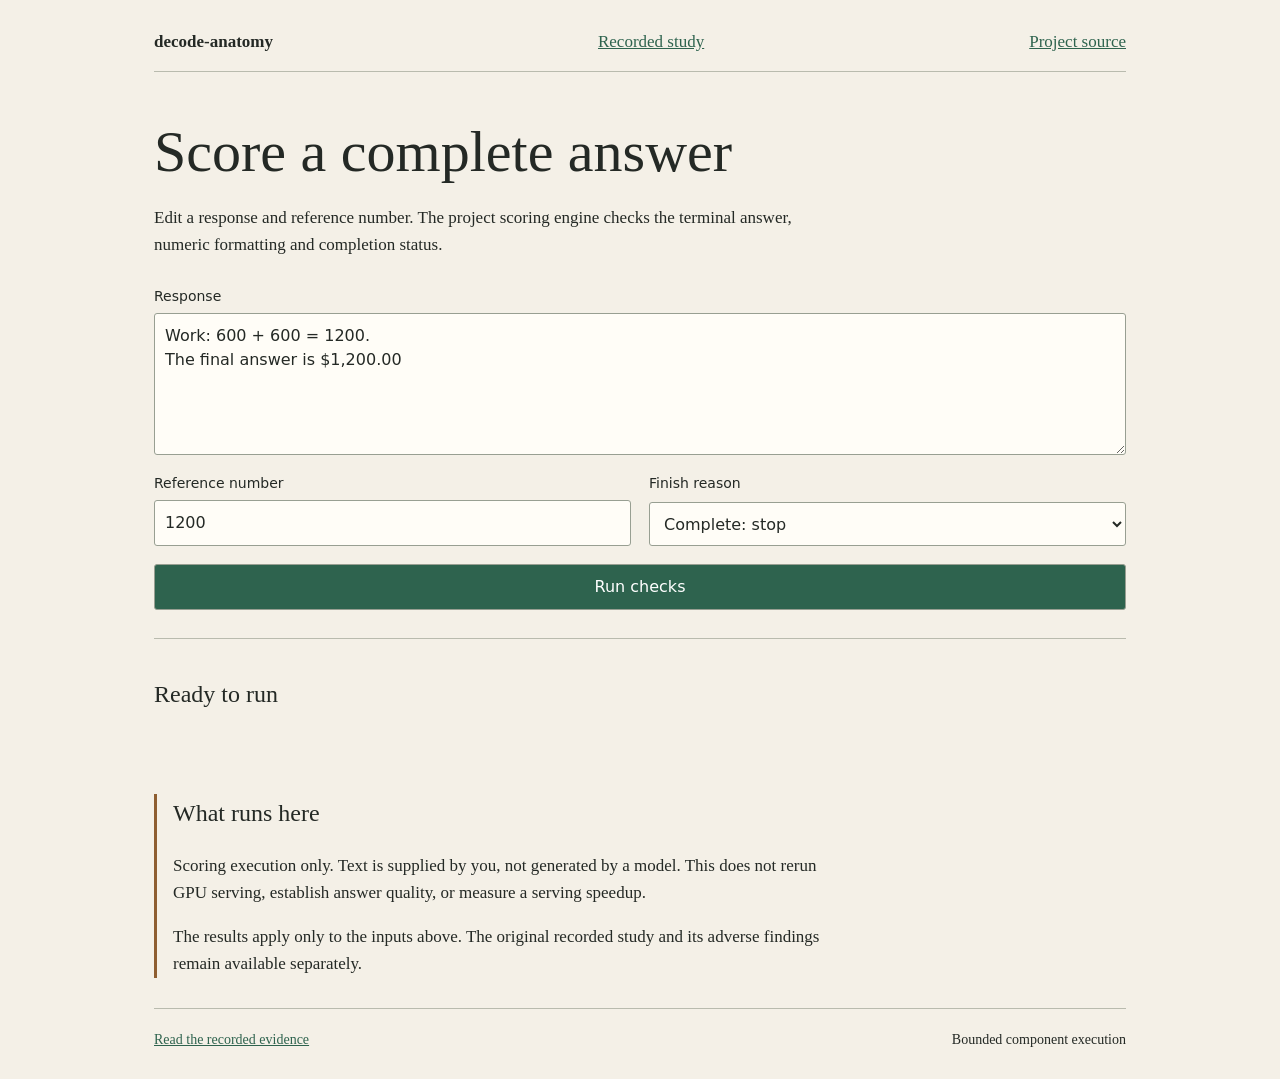
<file: docs/index.html>
<!doctype html><html lang="en"><head><meta charset="utf-8"><meta name="viewport" content="width=device-width,initial-scale=1"><title>decode-anatomy | Interactive lab</title><link rel="stylesheet" href="lab.css"><script src="lab.js" defer></script></head><body><main><header><strong>decode-anatomy</strong><a href="recorded.html">Recorded study</a><a href="https://github.com/lgoyal6/decode-anatomy">Project source</a></header><h1>Score a complete answer</h1><p>Edit a response and reference number. The project scoring engine checks the terminal answer, numeric formatting and completion status.</p><form id="lab-form"><label class="wide">Response<textarea id="text" rows="5" maxlength="4096">Work: 600 + 600 = 1200.
The final answer is $1,200.00</textarea></label><label>Reference number<input id="gold" value="1200" maxlength="64" required></label><label>Finish reason<select id="finish_reason"><option value="stop">Complete: stop</option><option value="length">Truncated: length</option><option value="cancelled">Cancelled</option><option value="error">Error</option></select></label><button id="lab-run">Run checks</button></form><section aria-live="polite"><h2 id="lab-status">Ready to run</h2><pre id="lab-output"></pre></section><aside><h2>What runs here</h2><p>Scoring execution only. Text is supplied by you, not generated by a model. This does not rerun GPU serving, establish answer quality, or measure a serving speedup.</p><p>The results apply only to the inputs above. The original recorded study and its adverse findings remain available separately.</p></aside><footer><a href="recorded.html">Read the recorded evidence</a><span>Bounded component execution</span></footer></main></body></html>
</file>
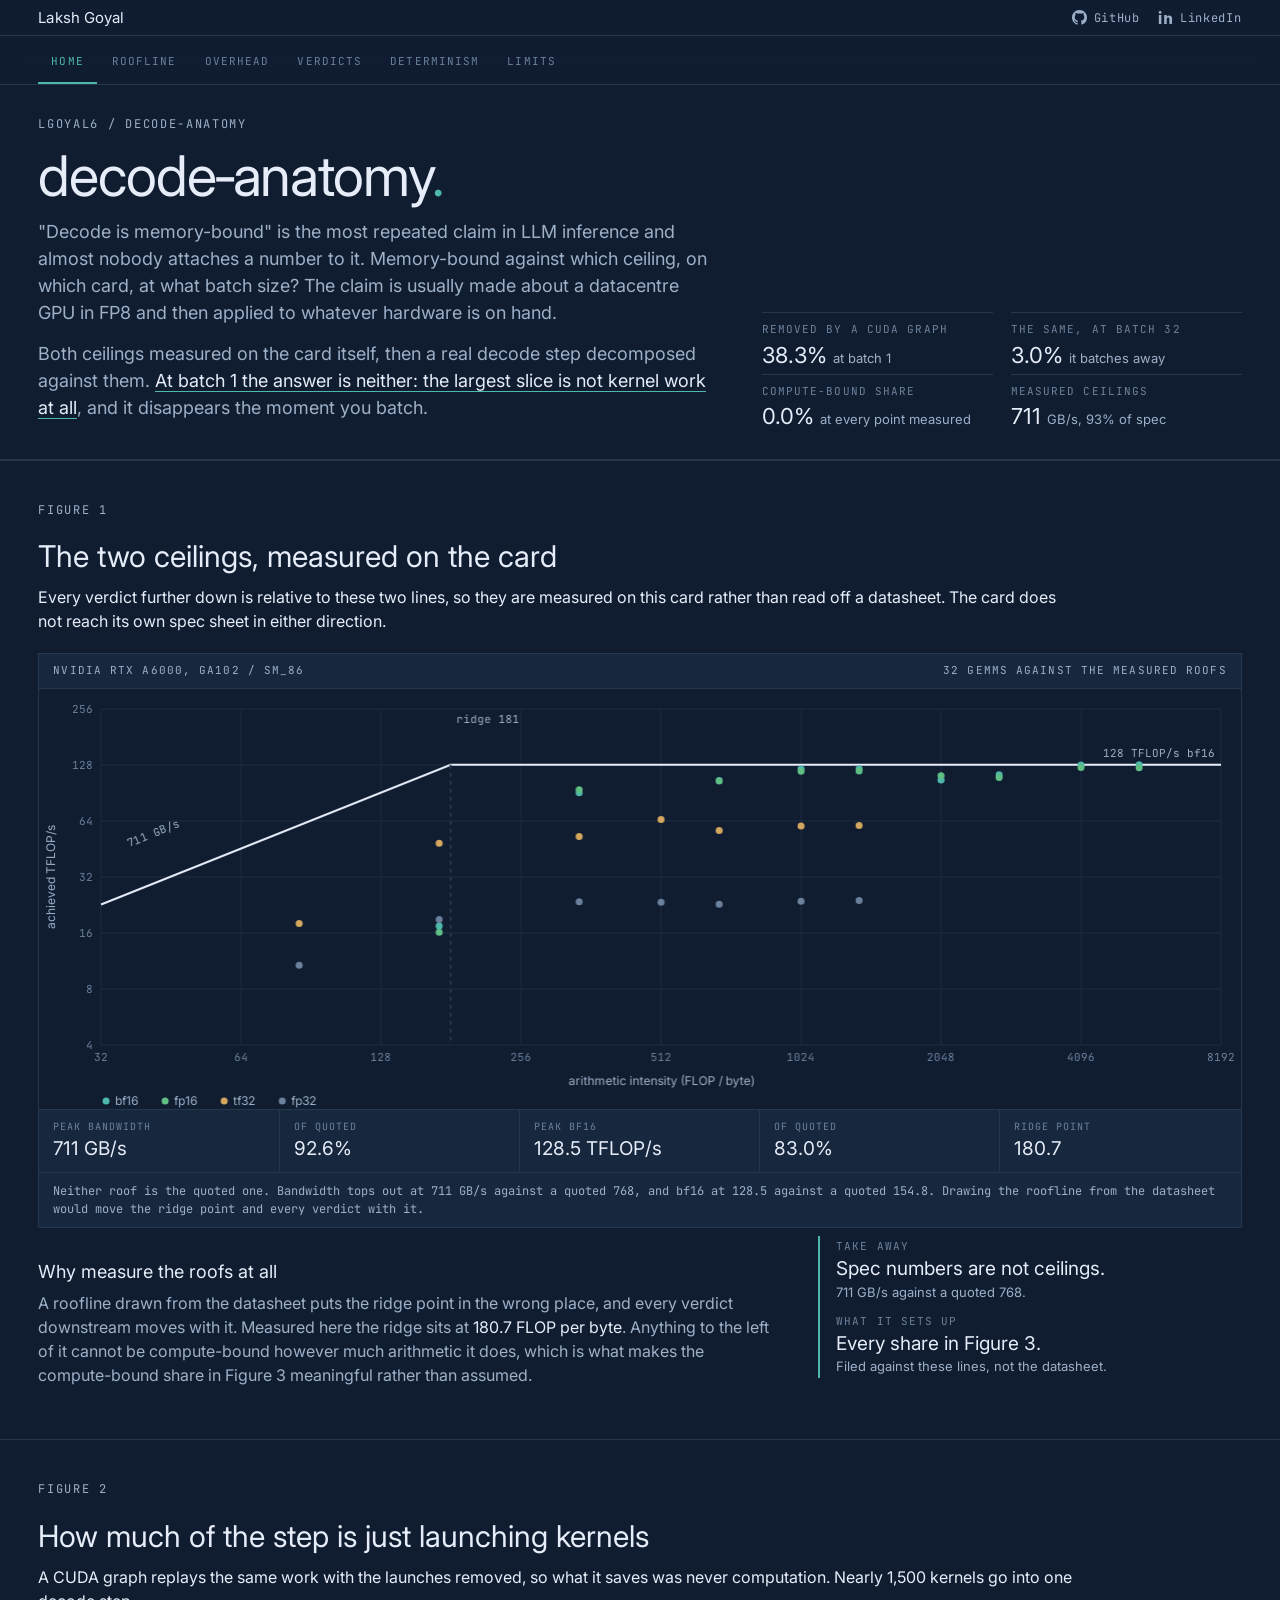
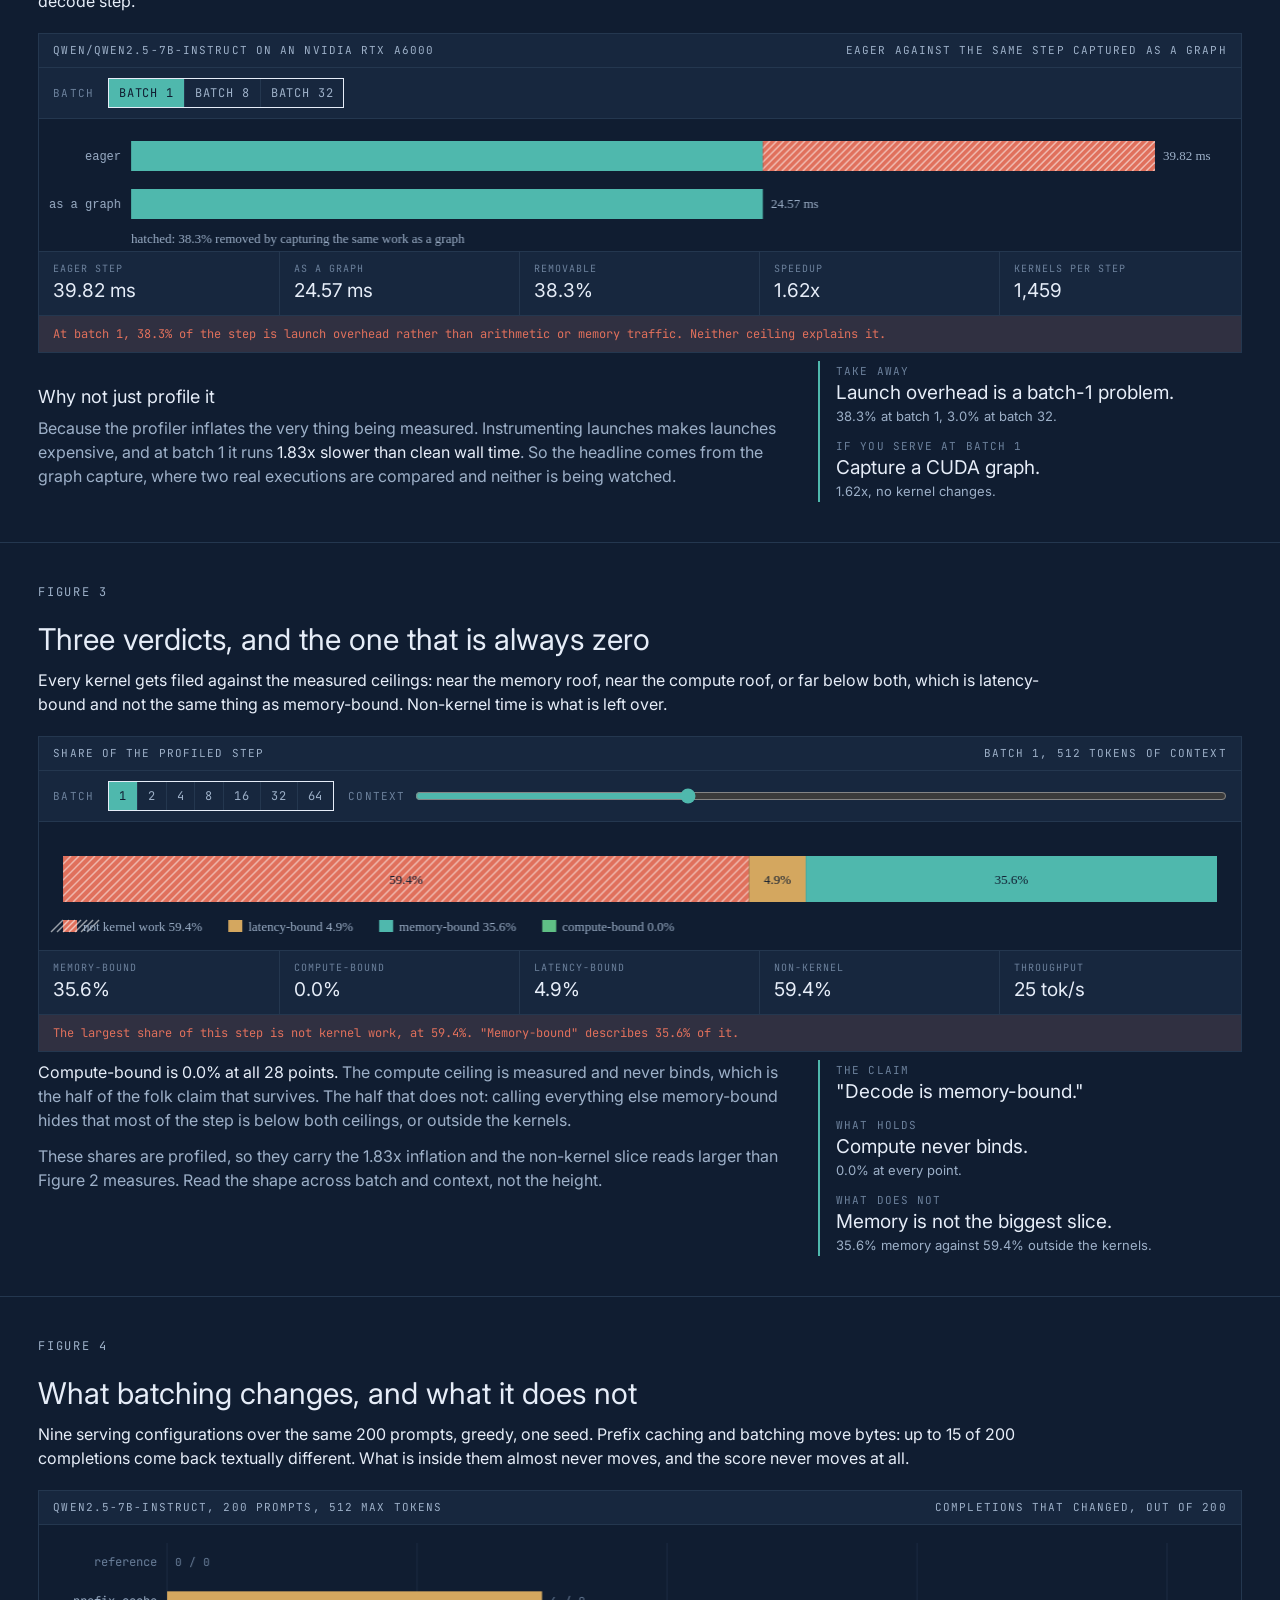
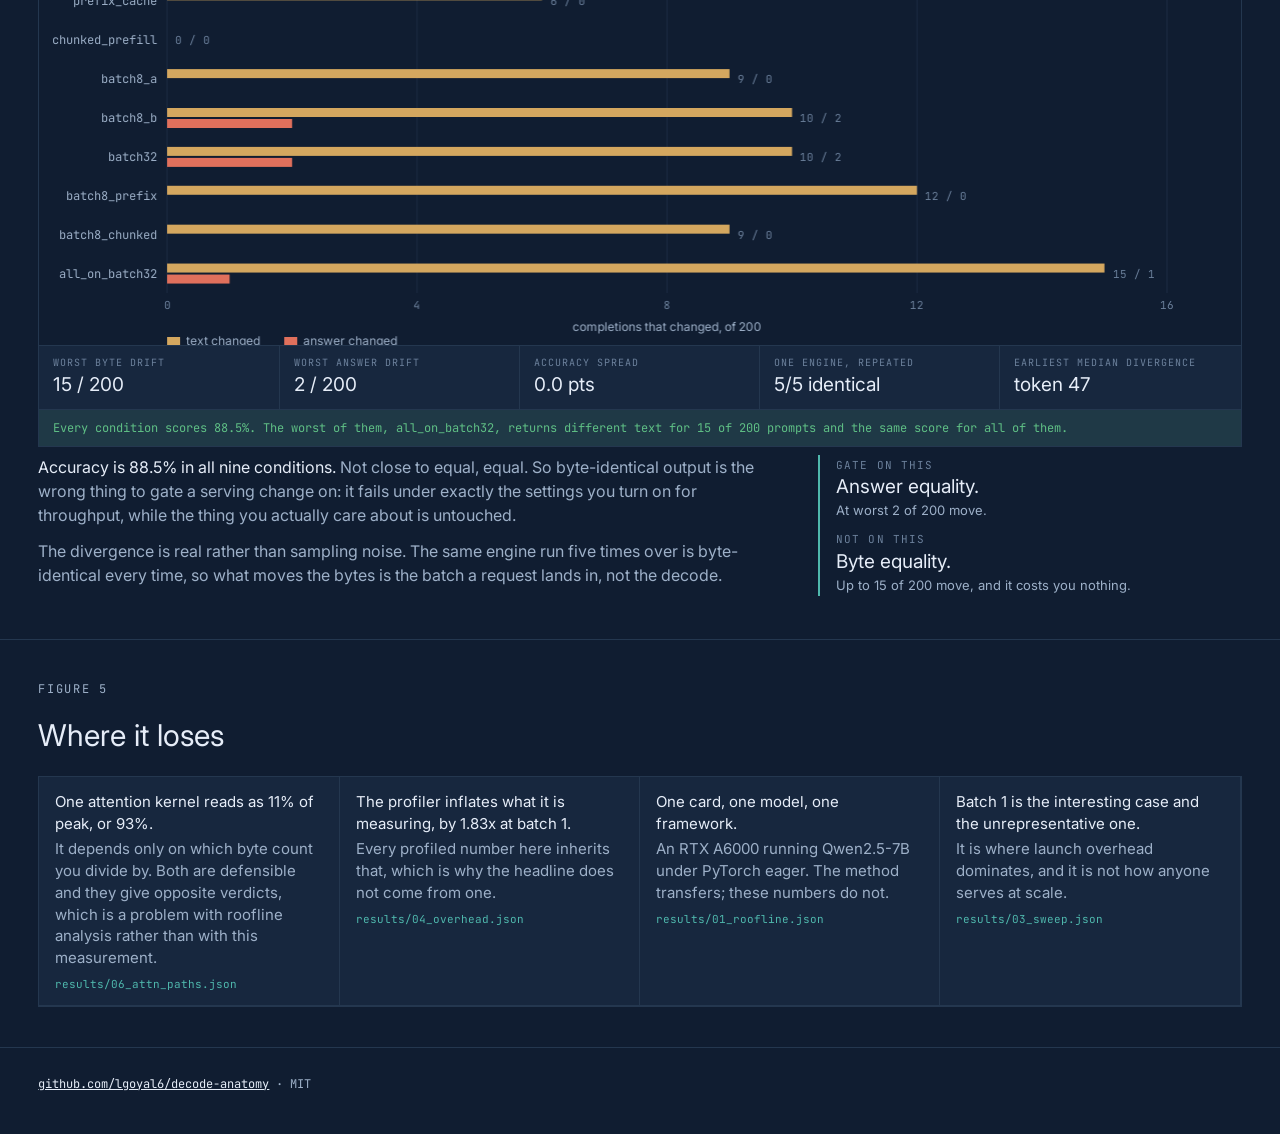
<file: docs/recorded.html>
<!doctype html>
<html lang="en">
<head>
<meta charset="utf-8">
<meta name="viewport" content="width=device-width, initial-scale=1">
<title>decode-anatomy - "decode is memory-bound", measured</title>
<meta name="description" content="On an RTX A6000 at batch 1, decode is neither memory-bound nor compute-bound: 38.3% of the step is not kernel work at all, and it vanishes with batching.">
<meta property="og:title" content="decode-anatomy">
<meta property="og:description" content="Compute never binds. The largest slice of a batch-1 decode step is launch overhead, and a CUDA graph removes 38.3% of it.">
<meta property="og:type" content="website">
<meta property="og:title" content="decode-anatomy">
<meta property="og:description" content="On an RTX A6000 at batch 1, decode is neither memory-bound nor compute-bound: 38.3% of the step is not kernel work at all, and it vanishes with batching.">
<meta property="og:url" content="https://lgoyal6.github.io/decode-anatomy/">
<meta property="og:image" content="https://lgoyal6.github.io/decode-anatomy/og.png">
<meta name="twitter:card" content="summary_large_image">
<link rel="stylesheet" href="style.css">
</head>
<body>

<nav class="topbar">
  <a class="brand" href="https://lakshgoyal.com">Laksh Goyal</a>
  <div class="navlinks">
    <a href="https://github.com/lgoyal6/decode-anatomy"><svg viewBox="0 0 16 16" aria-hidden="true"><path fill="currentColor" d="M8 0C3.58 0 0 3.58 0 8c0 3.54 2.29 6.53 5.47 7.59.4.07.55-.17.55-.38 0-.19-.01-.82-.01-1.49-2.01.37-2.53-.49-2.69-.94-.09-.23-.48-.94-.82-1.13-.28-.15-.68-.52-.01-.53.63-.01 1.08.58 1.23.82.72 1.21 1.87.87 2.33.66.07-.52.28-.87.51-1.07-1.78-.2-3.64-.89-3.64-3.95 0-.87.31-1.59.82-2.15-.08-.2-.36-1.02.08-2.12 0 0 .67-.21 2.2.82.64-.18 1.32-.27 2-.27s1.36.09 2 .27c1.53-1.04 2.2-.82 2.2-.82.44 1.1.16 1.92.08 2.12.51.56.82 1.27.82 2.15 0 3.07-1.87 3.75-3.65 3.95.29.25.54.73.54 1.48 0 1.07-.01 1.93-.01 2.2 0 .21.15.46.55.38A8.01 8.01 0 0 0 16 8c0-4.42-3.58-8-8-8Z"/></svg><span>GitHub</span></a>
    <a href="https://www.linkedin.com/in/lakshgoyal"><svg viewBox="0 0 16 16" aria-hidden="true"><path fill="currentColor" d="M3.6 5.3H.9V15h2.7V5.3ZM2.25 1A1.55 1.55 0 1 0 2.25 4.1 1.55 1.55 0 0 0 2.25 1ZM15.1 9.6c0-2.6-1.4-3.8-3.25-3.8-1.5 0-2.17.82-2.55 1.4V5.3H6.6c.04.76 0 9.7 0 9.7h2.7V9.6c0-.24.02-.48.09-.65.19-.48.63-.98 1.37-.98.97 0 1.35.74 1.35 1.82V15h2.7Z"/></svg><span>LinkedIn</span></a>
  </div>
</nav>
<nav class="tabs" aria-label="Sections">
    <a href="#sec-home">Home</a>
    <a href="#sec-roofline">Roofline</a>
    <a href="#sec-overhead">Overhead</a>
    <a href="#sec-verdicts">Verdicts</a>
    <a href="#sec-determinism">Determinism</a>
    <a href="#sec-limits">Limits</a>
</nav>

<header id="sec-home" class="gut">
  <div>
    <div class="eyebrow">lgoyal6 / decode-anatomy</div>
    <h1>decode&#8209;anatomy<span class="dot">.</span></h1>
    <p class="thesis">
      "Decode is memory-bound" is the most repeated claim in LLM inference and
      almost nobody attaches a number to it. Memory-bound against which ceiling,
      on which card, at what batch size? The claim is usually made about a
      datacentre GPU in FP8 and then applied to whatever hardware is on hand.
    </p>
    <p class="thesis">
      Both ceilings measured on the card itself, then a real decode step
      decomposed against them. <strong>At batch 1 the answer is neither: the
      largest slice is not kernel work at all</strong>, and it disappears the
      moment you batch.
    </p>
  </div>
  <dl class="facts">
    <div class="fact"><dt>removed by a CUDA graph</dt><dd>38.3% <small>at batch 1</small></dd></div>
    <div class="fact"><dt>the same, at batch 32</dt><dd>3.0% <small>it batches away</small></dd></div>
    <div class="fact"><dt>compute-bound share</dt><dd>0.0% <small>at every point measured</small></dd></div>
    <div class="fact"><dt>measured ceilings</dt><dd>711 <small>GB/s, 93% of spec</small></dd></div>
  </dl>
</header>

<section class="gut" id="sec-roofline">
  <div class="eyebrow">Figure 1</div>
  <h2>The two ceilings, measured on the card</h2>
  <p class="lead">
    Every verdict further down is relative to these two lines, so they are
    measured on this card rather than read off a datasheet. The card does not
    reach its own spec sheet in either direction.
  </p>

  <div class="figure">
    <div class="figcap">
      <span id="cap-roof">NVIDIA RTX A6000</span>
      <span>32 GEMMs against the measured roofs</span>
    </div>
    <canvas class="plot" id="plot-roof" width="1200" height="420"></canvas>
    <dl class="readout">
      <div><dt>peak bandwidth</dt><dd id="r-bw">-</dd></div>
      <div><dt>of quoted</dt><dd id="r-bwpct">-</dd></div>
      <div><dt>peak bf16</dt><dd id="r-tf">-</dd></div>
      <div><dt>of quoted</dt><dd id="r-tfpct">-</dd></div>
      <div><dt>ridge point</dt><dd id="r-ridge">-</dd></div>
    </dl>
    <div class="banner" id="r-banner">Loading.</div>
  </div>

  <div class="split">
    <div>
      <h3>Why measure the roofs at all</h3>
      <p>
        A roofline drawn from the datasheet puts the ridge point in the wrong
        place, and every verdict downstream moves with it. Measured here the
        ridge sits at <strong>180.7 FLOP per byte</strong>. Anything to the left
        of it cannot be compute-bound however much arithmetic it does, which is
        what makes the compute-bound share in Figure 3 meaningful rather than
        assumed.
      </p>
    </div>
    <dl class="takeaway">
      <dt>take away</dt>
      <dd>Spec numbers are not ceilings.<small>711 GB/s against a quoted 768.</small></dd>
      <dt>what it sets up</dt>
      <dd>Every share in Figure 3.<small>Filed against these lines, not the datasheet.</small></dd>
    </dl>
  </div>
</section>

<section class="gut" id="sec-overhead">
  <div class="eyebrow">Figure 2</div>
  <h2>How much of the step is just launching kernels</h2>
  <p class="lead">
    A CUDA graph replays the same work with the launches removed, so what it saves
    was never computation. Nearly 1,500 kernels go into one decode step.
  </p>

  <div class="figure">
    <div class="figcap">
      <span id="cap-what">Qwen2.5-7B-Instruct on an RTX A6000</span>
      <span id="cap-where">eager against the same step captured as a graph</span>
    </div>
    <div class="toolbar">
      <span class="picklabel">Batch</span>
      <div class="pick" id="graphbatch" role="group" aria-label="Batch size"></div>
    </div>
    <canvas class="plot" id="plot-graph" width="1200" height="300"></canvas>
    <dl class="readout">
      <div><dt>eager step</dt><dd id="g-eager">-</dd></div>
      <div><dt>as a graph</dt><dd id="g-graph">-</dd></div>
      <div><dt>removable</dt><dd id="g-removable">-</dd></div>
      <div><dt>speedup</dt><dd id="g-speedup">-</dd></div>
      <div><dt>kernels per step</dt><dd id="g-kernels">-</dd></div>
    </dl>
    <div class="banner" id="g-banner">Loading.</div>
  </div>

  <div class="split">
    <div>
      <h3>Why not just profile it</h3>
      <p>
        Because the profiler inflates the very thing being measured. Instrumenting
        launches makes launches expensive, and at batch 1 it runs
        <strong>1.83x slower than clean wall time</strong>. So the headline comes
        from the graph capture, where two real executions are compared and neither
        is being watched.
      </p>
    </div>
    <dl class="takeaway">
      <dt>take away</dt>
      <dd>Launch overhead is a batch-1 problem.<small>38.3% at batch 1, 3.0% at batch 32.</small></dd>
      <dt>if you serve at batch 1</dt>
      <dd>Capture a CUDA graph.<small>1.62x, no kernel changes.</small></dd>
    </dl>
  </div>
</section>

<section class="gut" id="sec-verdicts">
  <div class="eyebrow">Figure 3</div>
  <h2>Three verdicts, and the one that is always zero</h2>
  <p class="lead">
    Every kernel gets filed against the measured ceilings: near the memory roof,
    near the compute roof, or far below both, which is latency-bound and not the
    same thing as memory-bound. Non-kernel time is what is left over.
  </p>

  <div class="figure">
    <div class="figcap">
      <span>share of the profiled step</span>
      <span id="cap-point">batch 1, 512 tokens of context</span>
    </div>
    <div class="toolbar">
      <span class="picklabel">Batch</span>
      <div class="pick" id="batch" role="group" aria-label="Batch"></div>
      <div class="scrub">
        <span class="picklabel">Context</span>
        <input type="range" id="scrub" min="0" max="3" value="1" step="1">
      </div>
    </div>
    <canvas class="plot" id="plot-split" width="1200" height="260"></canvas>
    <dl class="readout">
      <div><dt>memory-bound</dt><dd id="s-mem">-</dd></div>
      <div><dt>compute-bound</dt><dd id="s-com">-</dd></div>
      <div><dt>latency-bound</dt><dd id="s-lat">-</dd></div>
      <div><dt>non-kernel</dt><dd id="s-non">-</dd></div>
      <div><dt>throughput</dt><dd id="s-tok">-</dd></div>
    </dl>
    <div class="banner" id="s-banner">Loading.</div>
  </div>

  <div class="split">
    <div>
      <p>
        <strong>Compute-bound is 0.0% at all 28 points.</strong> The compute ceiling
        is measured and never binds, which is the half of the folk claim that
        survives. The half that does not: calling everything else memory-bound hides
        that most of the step is below both ceilings, or outside the kernels.
      </p>
      <p>
        These shares are profiled, so they carry the 1.83x inflation and the
        non-kernel slice reads larger than Figure 2 measures. Read the shape across
        batch and context, not the height.
      </p>
    </div>
    <dl class="takeaway">
      <dt>the claim</dt>
      <dd>"Decode is memory-bound."</dd>
      <dt>what holds</dt>
      <dd>Compute never binds.<small>0.0% at every point.</small></dd>
      <dt>what does not</dt>
      <dd>Memory is not the biggest slice.<small>35.6% memory against 59.4% outside the kernels.</small></dd>
    </dl>
  </div>
</section>

<section class="gut" id="sec-determinism">
  <div class="eyebrow">Figure 4</div>
  <h2>What batching changes, and what it does not</h2>
  <p class="lead">
    Nine serving configurations over the same 200 prompts, greedy, one seed.
    Prefix caching and batching move bytes: up to 15 of 200 completions come back
    textually different. What is inside them almost never moves, and the score
    never moves at all.
  </p>

  <div class="figure">
    <div class="figcap">
      <span id="cap-det">Qwen2.5-7B-Instruct, 200 prompts, 512 max tokens</span>
      <span>completions that changed, out of 200</span>
    </div>
    <canvas class="plot" id="plot-matrix" width="1200" height="420"></canvas>
    <dl class="readout">
      <div><dt>worst byte drift</dt><dd id="d-worst">-</dd></div>
      <div><dt>worst answer drift</dt><dd id="d-ans">-</dd></div>
      <div><dt>accuracy spread</dt><dd id="d-acc">-</dd></div>
      <div><dt>one engine, repeated</dt><dd id="d-self">-</dd></div>
      <div><dt>earliest median divergence</dt><dd id="d-div">-</dd></div>
    </dl>
    <div class="banner" id="d-banner">Loading.</div>
  </div>

  <div class="split">
    <div>
      <p>
        <strong>Accuracy is 88.5% in all nine conditions.</strong> Not close to
        equal, equal. So byte-identical output is the wrong thing to gate a
        serving change on: it fails under exactly the settings you turn on for
        throughput, while the thing you actually care about is untouched.
      </p>
      <p>
        The divergence is real rather than sampling noise. The same engine run
        five times over is byte-identical every time, so what moves the bytes is
        the batch a request lands in, not the decode.
      </p>
    </div>
    <dl class="takeaway">
      <dt>gate on this</dt>
      <dd>Answer equality.<small>At worst 2 of 200 move.</small></dd>
      <dt>not on this</dt>
      <dd>Byte equality.<small>Up to 15 of 200 move, and it costs you nothing.</small></dd>
    </dl>
  </div>
</section>

<section class="gut" id="sec-limits">
  <div class="eyebrow">Figure 5</div>
  <h2>Where it loses</h2>
  <ul class="map">
    <li>
      <b>One attention kernel reads as 11% of peak, or 93%.</b>
      It depends only on which byte count you divide by. Both are defensible and
      they give opposite verdicts, which is a problem with roofline analysis rather
      than with this measurement.
      <span class="where">results/06_attn_paths.json</span>
    </li>
    <li>
      <b>The profiler inflates what it is measuring, by 1.83x at batch 1.</b>
      Every profiled number here inherits that, which is why the headline does not
      come from one.
      <span class="where">results/04_overhead.json</span>
    </li>
    <li>
      <b>One card, one model, one framework.</b> An RTX A6000 running Qwen2.5-7B
      under PyTorch eager. The method transfers; these numbers do not.
      <span class="where">results/01_roofline.json</span>
    </li>
    <li>
      <b>Batch 1 is the interesting case and the unrepresentative one.</b>
      It is where launch overhead dominates, and it is not how anyone serves at
      scale.
      <span class="where">results/03_sweep.json</span>
    </li>
  </ul>
</section>

<footer class="gut">
  <span>
    <a href="https://github.com/lgoyal6/decode-anatomy">github.com/lgoyal6/decode-anatomy</a>
    &middot; MIT
  </span>
</footer>

<script src="app.js"></script>
<script src="nav.js"></script>
</body>
</html>
</file>
<file: docs/lab.css>
*{box-sizing:border-box}body{margin:0;background:#f4f0e7;color:#242925;font:17px/1.6 Georgia,serif}main{max-width:1020px;margin:auto;padding:28px 24px}header,footer{display:flex;justify-content:space-between;gap:20px;flex-wrap:wrap}header{border-bottom:1px solid #b9bbae;padding-bottom:16px}h1{font-weight:400;font-size:clamp(34px,5vw,58px);line-height:1.1;max-width:20ch;margin:48px 0 20px}h2{font-weight:400;font-size:24px}p{max-width:78ch}a{color:#2e634e}form{display:grid;grid-template-columns:repeat(2,minmax(0,1fr));gap:18px;margin:28px 0}label{display:grid;gap:6px;font:14px/1.5 system-ui,sans-serif}.wide{grid-column:1/-1}input,select,textarea,button{font:16px/1.5 system-ui,sans-serif;padding:10px;border:1px solid #989f92;border-radius:3px;max-width:100%;width:100%;background:#fffdf7;color:#242925}textarea{resize:vertical}button{background:#2e634e;color:#fff;cursor:pointer;grid-column:1/-1}button:disabled{opacity:.6}section{border-top:1px solid #b9bbae;padding:16px 0}pre{white-space:pre-wrap;overflow-wrap:anywhere;font:14px/1.6 ui-monospace,monospace;max-height:480px;overflow:auto}aside{border-left:3px solid #8e5e31;padding-left:16px;margin:30px 0}:focus-visible{outline:3px solid #8e5e31;outline-offset:3px}footer{font-size:14px;border-top:1px solid #b9bbae;padding-top:20px}@media(max-width:600px){form{grid-template-columns:1fr}h1{margin-top:30px}}
</file>
<file: docs/style.css>
@import url('https://fonts.googleapis.com/css2?family=JetBrains+Mono:wght@400;500;600&family=Inter:wght@300;400;500;600&display=swap');

:root {
  --paper: #101d31;
  --panel: #17273e;
  --ink: #e6edf8;
  --sub: #9db0c8;
  --faint: #6c819c;
  --rule: #24374f;
  --hair: #24374f;
  --grid: #1c2c44;
  --ox: #4fb8ad;
  --ox-dim: #1d5f59;
  --ok: #5fbf85;
  --warn: #d4a75f;
  --bad: #e0705c;
  --serif: 'Inter', system-ui, sans-serif;
  --mono: 'JetBrains Mono', ui-monospace, monospace;
}

* { margin: 0; padding: 0; box-sizing: border-box; }
html { scroll-behavior: smooth; }
body { background: var(--paper); color: var(--ink); font: 16px/1.5 var(--serif); }
a { color: var(--ink); }
a:hover { color: var(--ox); }
.gut { padding-left: clamp(20px, 3vw, 44px); padding-right: clamp(20px, 3vw, 44px); }
.eyebrow {
  font: 12px/1.6 var(--mono); letter-spacing: .14em; text-transform: uppercase;
  color: var(--sub); margin-bottom: 14px;
}

header {
  display: grid; grid-template-columns: minmax(0, 7fr) minmax(0, 5fr);
  gap: clamp(24px, 4vw, 64px); align-items: end;
  padding-top: 34px; padding-bottom: 26px; border-bottom: 2px solid var(--rule);
}
h1 { font-size: clamp(34px, 5.4vw, 56px); font-weight: 400; letter-spacing: -.02em; line-height: 1; }
h1 .dot { color: var(--ox); }
.thesis { font-size: clamp(15px, 1.5vw, 18px); color: var(--sub); margin-top: 14px; max-width: 62ch; }
.thesis strong { color: var(--ink); font-weight: 400; border-bottom: 1px solid var(--ox); }

.facts { display: grid; grid-template-columns: repeat(2, minmax(0, 1fr)); gap: 2px 18px; }
.fact { border-top: 1px solid var(--hair); padding-top: 8px; }
.fact dt { font: 11px/1.6 var(--mono); letter-spacing: .1em; text-transform: uppercase; color: var(--faint); }
.fact dd { font-size: 22px; }
.fact dd small { font-size: 13px; color: var(--sub); }

section { padding-top: 40px; padding-bottom: 40px; border-bottom: 1px solid var(--hair); }

/* Prose beside a takeaway rather than a narrow column with a blank half.
   A wide screen should be used, not left empty. */
.split {
  display: grid; grid-template-columns: minmax(0, 7fr) minmax(0, 4fr);
  gap: clamp(20px, 3vw, 46px); align-items: start; margin-top: 8px;
}
.split p { max-width: none; }
.takeaway { border-left: 2px solid var(--ox); padding: 2px 0 2px 16px; }
.takeaway dt {
  font: 11px/1.6 var(--mono); letter-spacing: .1em; text-transform: uppercase;
  color: var(--faint); margin-top: 12px;
}
.takeaway dt:first-child { margin-top: 0; }
.takeaway dd { font-size: 19px; line-height: 1.35; }
.takeaway dd small { display: block; font-size: 13px; color: var(--sub); margin-top: 2px; }
h2 { font-size: clamp(22px, 2.6vw, 30px); font-weight: 400; margin-bottom: 6px; }
h3 { font-size: 18px; font-weight: 400; margin: 22px 0 6px; }
p { max-width: 74ch; margin-bottom: 12px; color: var(--sub); }
/* The intro to a figure sits alone above it, so a 74ch cap leaves most of a wide
   screen blank. It gets more room; body prose inside a split gets none. */
p.lead { color: var(--ink); max-width: 104ch; }
p strong { color: var(--ink); font-weight: 400; }
code { font: .9em var(--mono); background: var(--panel); padding: 1px 4px; }

.figure { border: 1px solid var(--rule); background: var(--panel); margin-top: 20px; }
.figcap {
  font: 11px/1.6 var(--mono); letter-spacing: .1em; text-transform: uppercase;
  color: var(--sub); padding: 8px 14px; border-bottom: 1px solid var(--hair);
  display: flex; justify-content: space-between; gap: 12px; flex-wrap: wrap;
}
.toolbar {
  display: flex; gap: 14px; align-items: center; flex-wrap: wrap;
  padding: 10px 14px; border-bottom: 1px solid var(--hair);
}
.pick { display: flex; gap: 0; border: 1px solid var(--ink); }
.pick button {
  font: 12px/1 var(--mono); text-transform: uppercase; letter-spacing: .07em;
  background: transparent; color: var(--sub); border: 0; border-right: 1px solid var(--hair);
  padding: 8px 10px; cursor: pointer;
}
.pick button:last-child { border-right: 0; }
.pick button[aria-pressed="true"] { background: var(--ox); color: var(--paper); }
.picklabel { font: 11px/1 var(--mono); text-transform: uppercase; letter-spacing: .1em; color: var(--faint); }

.scrub { display: flex; align-items: center; gap: 10px; flex: 1 1 300px; min-width: 220px; }
.scrub input[type=range] { flex: 1; accent-color: var(--ox); min-width: 110px; }

.plot { display: block; width: 100%; height: auto; background: var(--paper); }

.readout {
  display: grid; grid-template-columns: repeat(auto-fit, minmax(130px, 1fr));
  border-top: 1px solid var(--hair);
}
.readout div { padding: 9px 14px; border-right: 1px solid var(--hair); }
.readout div:last-child { border-right: 0; }
.readout dt { font: 10px/1.6 var(--mono); letter-spacing: .1em; text-transform: uppercase; color: var(--faint); }
.readout dd { font-size: 19px; }
.readout dd small { font-size: 12px; color: var(--sub); }

.banner { padding: 9px 14px; border-top: 1px solid var(--hair); font: 12px/1.5 var(--mono); color: var(--sub); }
.banner.alarm { background: rgba(224,112,92,.12); color: var(--bad); }
.banner.calm { background: rgba(95,191,133,.12); color: var(--ok); }

table.data { border-collapse: collapse; font: 13px/1.4 var(--mono); margin-top: 14px; width: 100%; }
table.data th, table.data td { border-bottom: 1px solid var(--hair); padding: 5px 10px 5px 0; text-align: right; }
table.data th:first-child, table.data td:first-child { text-align: left; }
table.data th { font-weight: 400; color: var(--faint); text-transform: uppercase; font-size: 11px; letter-spacing: .06em; }
table.data td.bad { color: var(--bad); }
table.data td.good { color: var(--ok); }

/* The losing axes as a row of cards, so they read as a set and fill the width. */
ul.map {
  list-style: none; display: grid; margin-top: 18px;
  grid-template-columns: repeat(auto-fit, minmax(230px, 1fr));
  border: 1px solid var(--rule); background: var(--panel);
}
ul.map li {
  padding: 14px 16px; color: var(--sub); font-size: 15px; line-height: 1.45;
  border-right: 1px solid var(--hair); border-bottom: 1px solid var(--hair);
}
ul.map li b { color: var(--ink); font-weight: 400; display: block; margin-bottom: 4px; }
ul.map li .where { display: block; margin-top: 8px; font: 11px var(--mono); color: var(--ox); }

footer {
  padding-top: 26px; padding-bottom: 40px;
  font: 12px/1.7 var(--mono); color: var(--sub);
  display: flex; justify-content: space-between; gap: 20px; flex-wrap: wrap;
}

@media (max-width: 860px) {
  header { grid-template-columns: minmax(0, 1fr); gap: 26px; }
}

/* ---- shared nav shell ------------------------------------------------
   Written entirely in this page's own variables, so it takes the palette
   it is dropped into instead of importing a second one. */
html { scroll-padding-top: 96px; }
.topbar {
  position: sticky; top: 0; z-index: 20;
  background: color-mix(in srgb, var(--paper) 92%, transparent);
  backdrop-filter: blur(8px); border-bottom: 1px solid var(--rule);
  display: flex; align-items: center; justify-content: space-between; gap: 16px;
  padding: 10px clamp(20px, 3vw, 44px);
}
.brand { font: 15px/1 var(--serif); text-decoration: none; color: var(--ink); }
.brand span { color: var(--ox); }
.navlinks { display: flex; gap: 18px; font: 12px/1 var(--mono); letter-spacing: .06em; }
.navlinks a { color: var(--sub); text-decoration: none; transition: color .18s ease; }
.navlinks a:hover { color: var(--ox); }
.tabs {
  position: sticky; top: 40px; z-index: 19;
  background: color-mix(in srgb, var(--paper) 92%, transparent);
  backdrop-filter: blur(8px); border-bottom: 1px solid var(--rule);
  display: flex; gap: 2px; overflow-x: auto; padding: 0 clamp(20px, 3vw, 44px);
}
.tabs a {
  flex: 0 0 auto; display: flex; align-items: center; min-height: 44px;
  padding: 0 13px; font: 11px/1 var(--mono); letter-spacing: .1em;
  text-transform: uppercase; color: var(--faint); text-decoration: none;
  border-bottom: 2px solid transparent;
  transition: color .18s ease, border-color .18s ease;
}
.tabs a:hover { color: var(--sub); }
.tabs a[aria-current="true"] { color: var(--ox); border-bottom-color: var(--ox); }
@media (prefers-reduced-motion: reduce) {
  html { scroll-behavior: auto; }
  .tabs a, .navlinks a { transition: none; }
}

/* Brand marks in the nav, sized to the text and inheriting its colour. */
.navlinks a { display: inline-flex; align-items: center; gap: 7px; }
.navlinks svg { width: 15px; height: 15px; flex: 0 0 auto; }
.brand { letter-spacing: .005em; }
</file>
